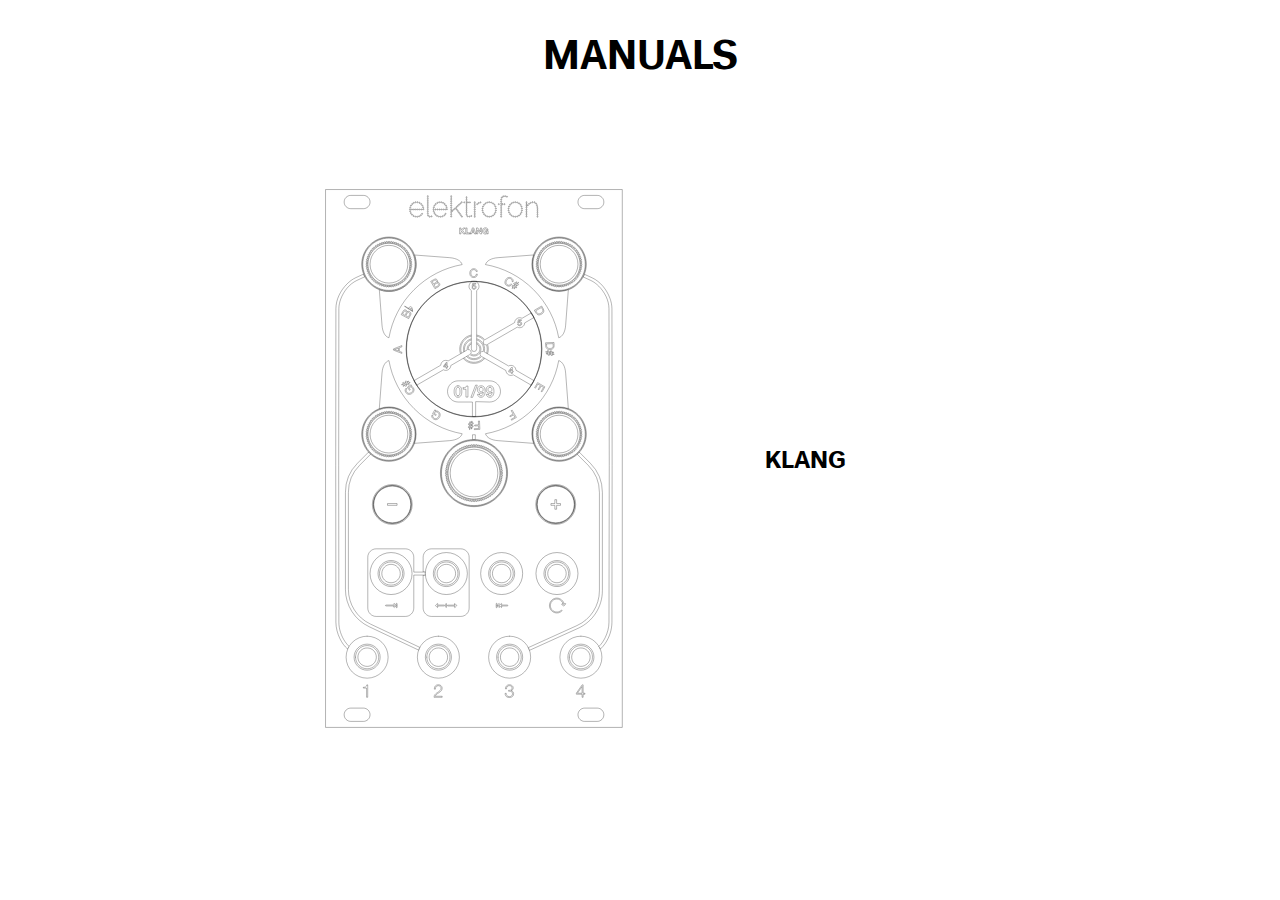
<file: index.html>
<!DOCTYPE html>
<html lang="en">
<head>
	<meta charset="UTF-8">
	<title>Elektrofon Manuals</title>

	<link rel="stylesheet" href="/style.css">
</head>
<body>
	<main class="root">
		<h1>Manuals</h1>
		<a href="/KLANG/">
			<figure>
				<img src="/KLANG/assets/klang-front.svg" alt="KLANG front">
				<figcaption>KLANG</figcaption>
			</figure>
		</a>
	</main>
</body>
</html>
</file>
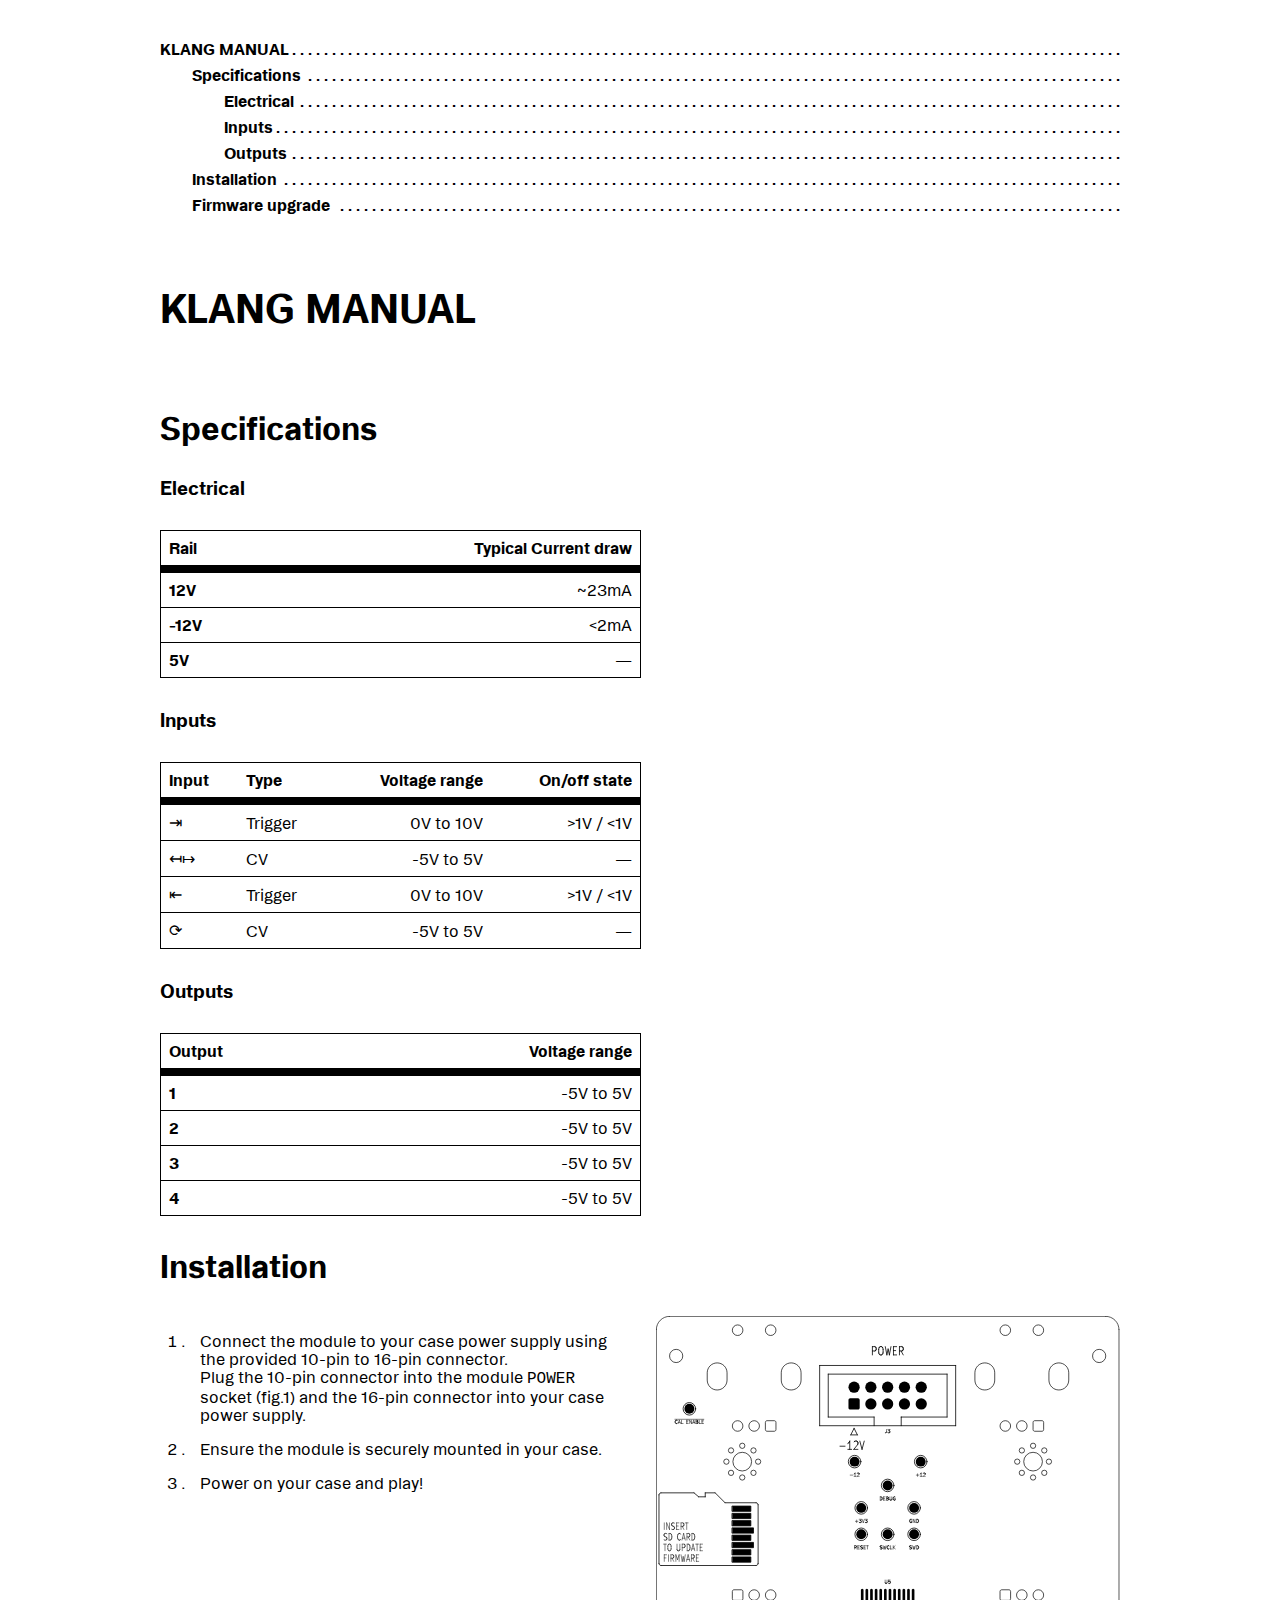
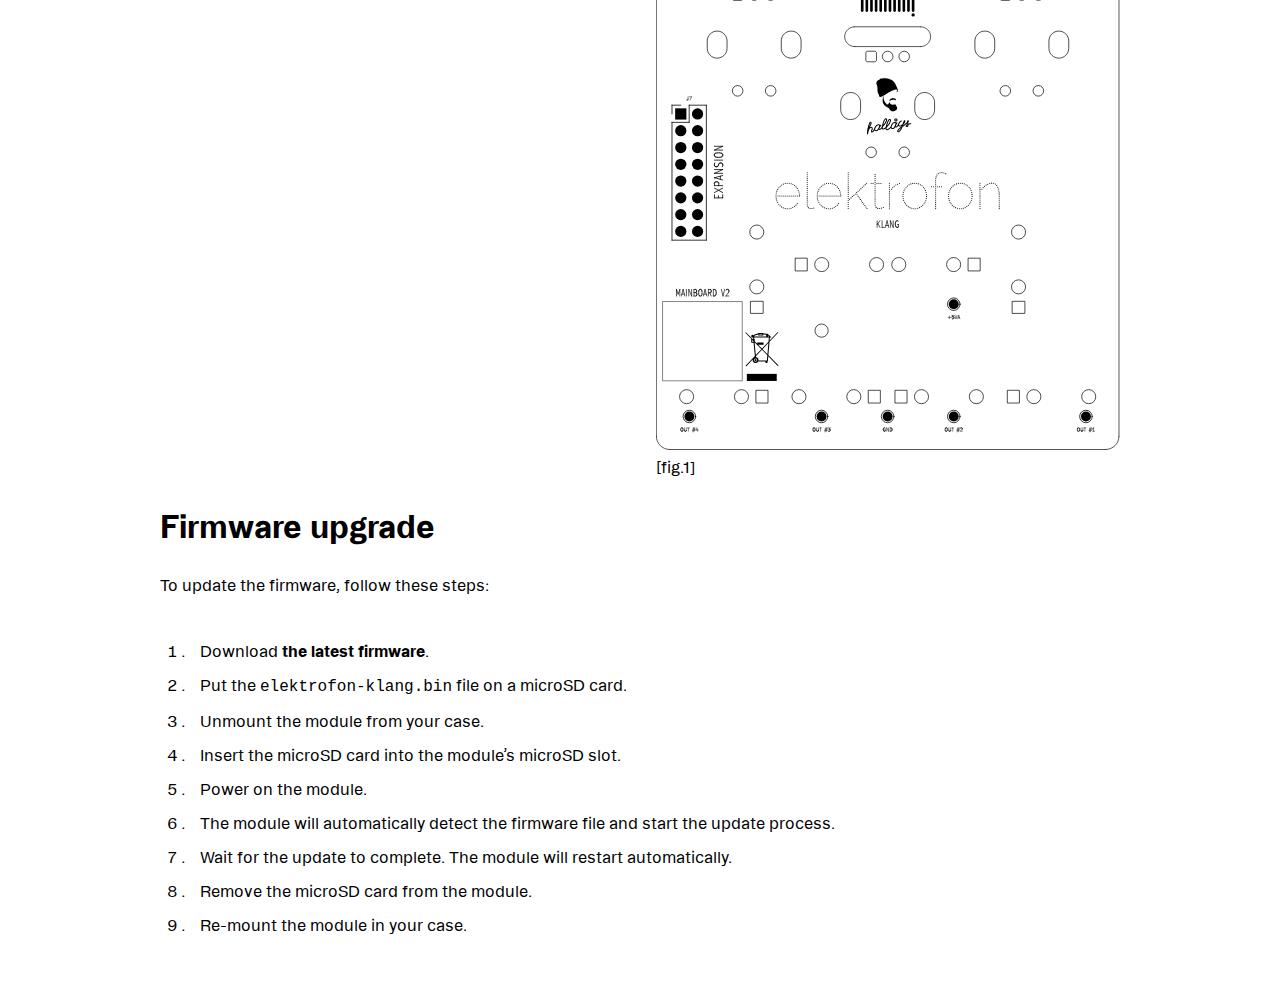
<file: KLANG/index.html>
<!doctype html>
<html lang="en">
  <head>
    <meta charset="utf-8">
    <meta name="date" content=''>
    <title></title>
	<link rel="stylesheet" href="/style.css">
  </head>
  <body>
  	  <main>
  	  	  <section class="toc">
<ul>
<li><a href="#klang-manual" id="toc-klang-manual">KLANG MANUAL</a>
<ul>
<li><a href="#specifications" id="toc-specifications">Specifications</a>
<ul>
<li><a href="#electrical" id="toc-electrical">Electrical</a></li>
<li><a href="#inputs" id="toc-inputs">Inputs</a></li>
<li><a href="#outputs" id="toc-outputs">Outputs</a></li>
</ul></li>
<li><a href="#installation" id="toc-installation">Installation</a></li>
<li><a href="#firmware-upgrade" id="toc-firmware-upgrade">Firmware
upgrade</a></li>
</ul></li>
</ul>
		  </section>

		  <section class="body">
<h1 id="klang-manual">KLANG MANUAL</h1>
<h2 id="specifications">Specifications</h2>
<h3 id="electrical">Electrical</h3>
<table>
<thead>
<tr>
<th style="text-align: left;">Rail</th>
<th style="text-align: right;">Typical Current draw</th>
</tr>
</thead>
<tbody>
<tr>
<td style="text-align: left;"><strong>12V</strong></td>
<td style="text-align: right;">~23mA</td>
</tr>
<tr>
<td style="text-align: left;"><strong>-12V</strong></td>
<td style="text-align: right;">&lt;2mA</td>
</tr>
<tr>
<td style="text-align: left;"><strong>5V</strong></td>
<td style="text-align: right;">—</td>
</tr>
</tbody>
</table>
<h3 id="inputs">Inputs</h3>
<table>
<thead>
<tr>
<th style="text-align: left;">Input</th>
<th style="text-align: left;">Type</th>
<th style="text-align: right;">Voltage range</th>
<th style="text-align: right;">On/off state</th>
</tr>
</thead>
<tbody>
<tr>
<td style="text-align: left;"><strong>⇥</strong></td>
<td style="text-align: left;">Trigger</td>
<td style="text-align: right;">0V to 10V</td>
<td style="text-align: right;">&gt;1V / &lt;1V</td>
</tr>
<tr>
<td style="text-align: left;"><strong>↤↦</strong></td>
<td style="text-align: left;">CV</td>
<td style="text-align: right;">-5V to 5V</td>
<td style="text-align: right;">—</td>
</tr>
<tr>
<td style="text-align: left;"><strong>⇤</strong></td>
<td style="text-align: left;">Trigger</td>
<td style="text-align: right;">0V to 10V</td>
<td style="text-align: right;">&gt;1V / &lt;1V</td>
</tr>
<tr>
<td style="text-align: left;"><strong>⟳</strong></td>
<td style="text-align: left;">CV</td>
<td style="text-align: right;">-5V to 5V</td>
<td style="text-align: right;">—</td>
</tr>
</tbody>
</table>
<h3 id="outputs">Outputs</h3>
<table>
<thead>
<tr>
<th style="text-align: left;">Output</th>
<th style="text-align: right;">Voltage range</th>
</tr>
</thead>
<tbody>
<tr>
<td style="text-align: left;"><strong>1</strong></td>
<td style="text-align: right;">-5V to 5V</td>
</tr>
<tr>
<td style="text-align: left;"><strong>2</strong></td>
<td style="text-align: right;">-5V to 5V</td>
</tr>
<tr>
<td style="text-align: left;"><strong>3</strong></td>
<td style="text-align: right;">-5V to 5V</td>
</tr>
<tr>
<td style="text-align: left;"><strong>4</strong></td>
<td style="text-align: right;">-5V to 5V</td>
</tr>
</tbody>
</table>
<h2 id="installation">Installation</h2>
<article>
<ol type="1">
<li>Connect the module to your case power supply using the provided
10-pin to 16-pin connector.<br />
Plug the 10-pin connector into the module <code>POWER</code> socket
(fig.1) and the 16-pin connector into your case power supply.<br />
</li>
<li>Ensure the module is securely mounted in your case.</li>
<li>Power on your case and play!</li>
</ol>
<figure>
<img src="/KLANG/assets/klang-back.svg" alt="[fig.1]" />
<figcaption aria-hidden="true">[fig.1]</figcaption>
</figure>
</article>
<h2 id="firmware-upgrade">Firmware upgrade</h2>
<p>To update the firmware, follow these steps:</p>
<ol type="1">
<li>Download <a
href="https://github.com/elektrofon/klang-firmware/releases/latest">the
latest firmware</a>.</li>
<li>Put the <code>elektrofon-klang.bin</code> file on a microSD
card.</li>
<li>Unmount the module from your case.</li>
<li>Insert the microSD card into the module’s microSD slot.</li>
<li>Power on the module.</li>
<li>The module will automatically detect the firmware file and start the
update process.</li>
<li>Wait for the update to complete. The module will restart
automatically.</li>
<li>Remove the microSD card from the module.</li>
<li>Re-mount the module in your case.</li>
</ol>
		  </section>
	  </main>
  </body>
</html>
</file>
<file: style.css>
@font-face {
	font-family: 'Booton';
	font-style: normal;
	src: url('/assets/BootonUprightVF.woff2') format('woff2');
}

* {
	box-sizing: border-box;
	margin: 0;
	font-synthesis: none !important;
}

html,
body {
	display: grid;
	background-color: white;
	font-family: 'Booton';
	font-size: 16px;
	margin: 1rem;
}

h1 {
	font-size: 2.5rem;
	text-transform: uppercase;
	margin-bottom: 3rem;
}

h2 {
	font-size: 2rem;
}

a {
	text-decoration: none;
	color: black;
	font-weight: bold;
}

a:hover {
	text-decoration: underline;
}

main {
	display: grid;
	max-width: 60rem;
	margin: auto;
	gap: 4rem;
}

main.root {
	text-align: center;
}

main.root figure {
	display: grid;
	grid-template-columns: repeat(2, 1fr);
	align-items: center;
	justify-items: center;
	gap: 2rem;
}

main.root figcaption {
	text-align: center;
	font-size: 1.5rem;
}

section {
	display: grid;
	width: 100%;
	margin: auto;
	gap: 2rem;
}

article {
	display: grid;
	grid-template-columns: repeat(2, 1fr);
	align-items: stretch;
	justify-items: stretch;
	gap: 2rem;
}

figure {
	display: grid;
	gap: 0.5rem;
	width: 100%;
}

figure img {
	width: 100%;
	height: auto;
}

table {
	width: 100%;
	max-width: 50%;
	border-width: 1px;
	border-style: solid;
	border-color: black;
	box-sizing: content-box;
	border-collapse: collapse;
	padding: 0.5rem;
}

th,
td {
	padding: 0.5rem;
}

tr {
	border-bottom: 1px solid black;
	padding: 1rem;
}

thead tr {
	border-bottom: 0.5rem solid black;
}

ol li {
	margin: 1rem 0;
}

.toc ul {
	list-style: none;
	padding: 0;
	font-weight: bold;
}

.toc ul ul {
	margin-left: 2rem;
}

.toc li {
	margin: 0.5rem 0;
}

.toc a {
	text-decoration: none;
	color: black;
}

.toc a:hover {
	text-decoration: underline;
}

.toc a {
	display: block;
	position: relative;
	overflow: hidden;
}

.toc a:after {
	position: absolute;
	padding-inline-start: .25ch;
	content: " . . . . . . . . . . . . . . . . . . . "
		". . . . . . . . . . . . . . . . . . . . . . . "
		". . . . . . . . . . . . . . . . . . . . . . . "
		". . . . . . . . . . . . . . . . . . . . . . . "
		". . . . . . . . . . . . . . . . . . . . . . . "
		". . . . . . . . . . . . . . . . . . . . . . . "
		". . . . . . . . . . . . . . . . . . . . . . . ";
	text-align: right;
}
</file>
